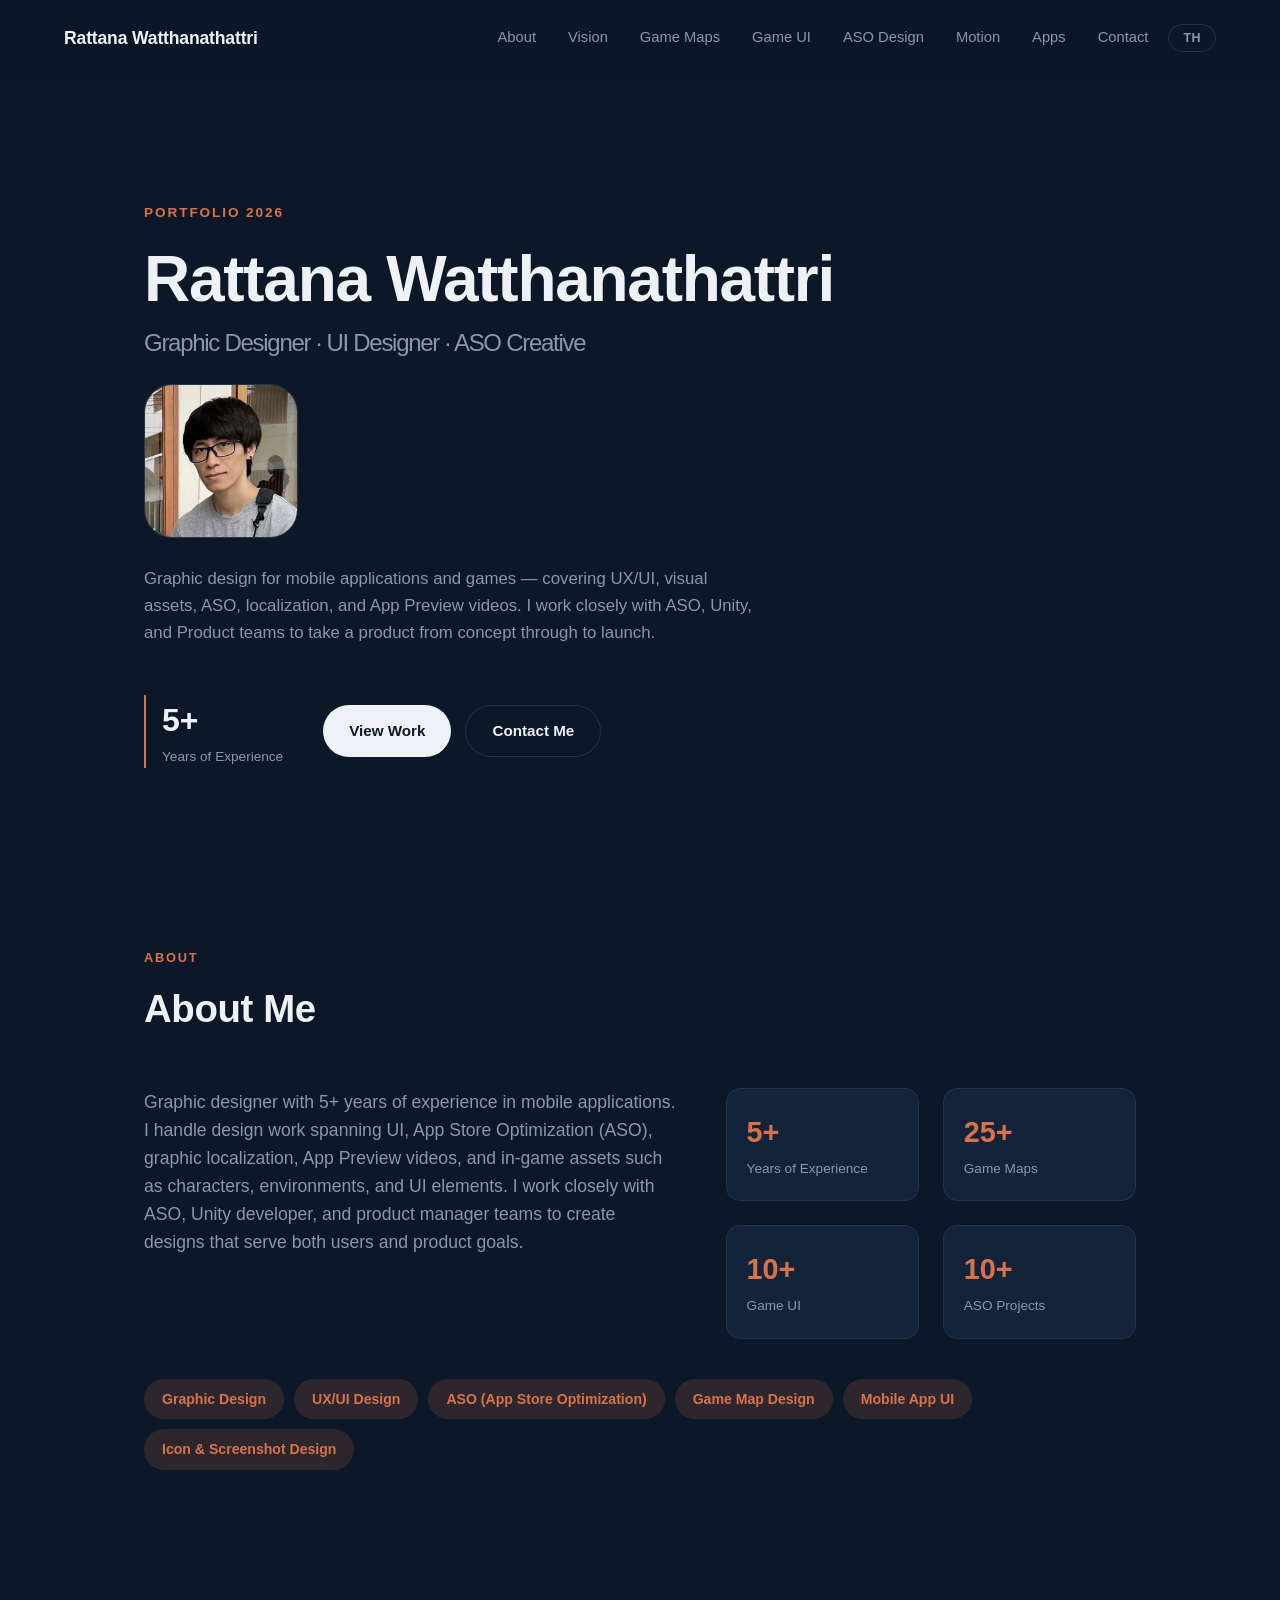
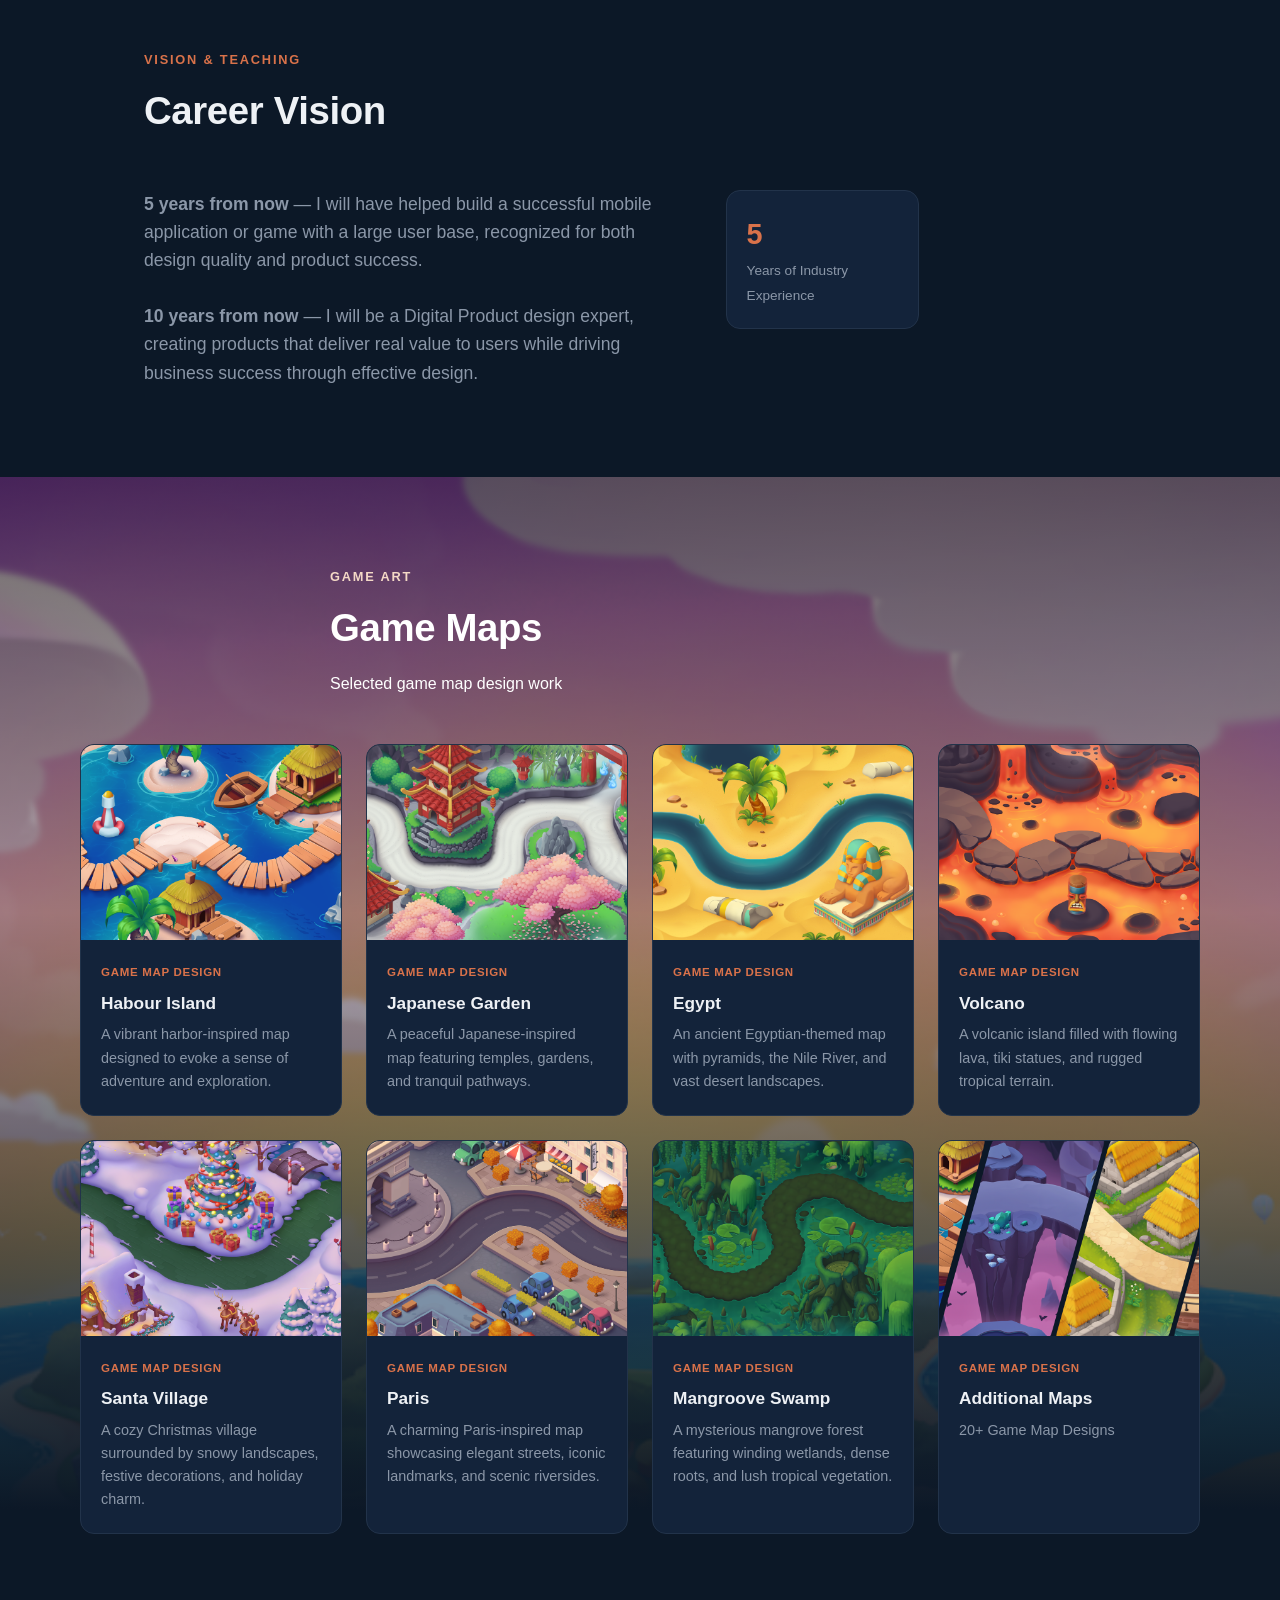
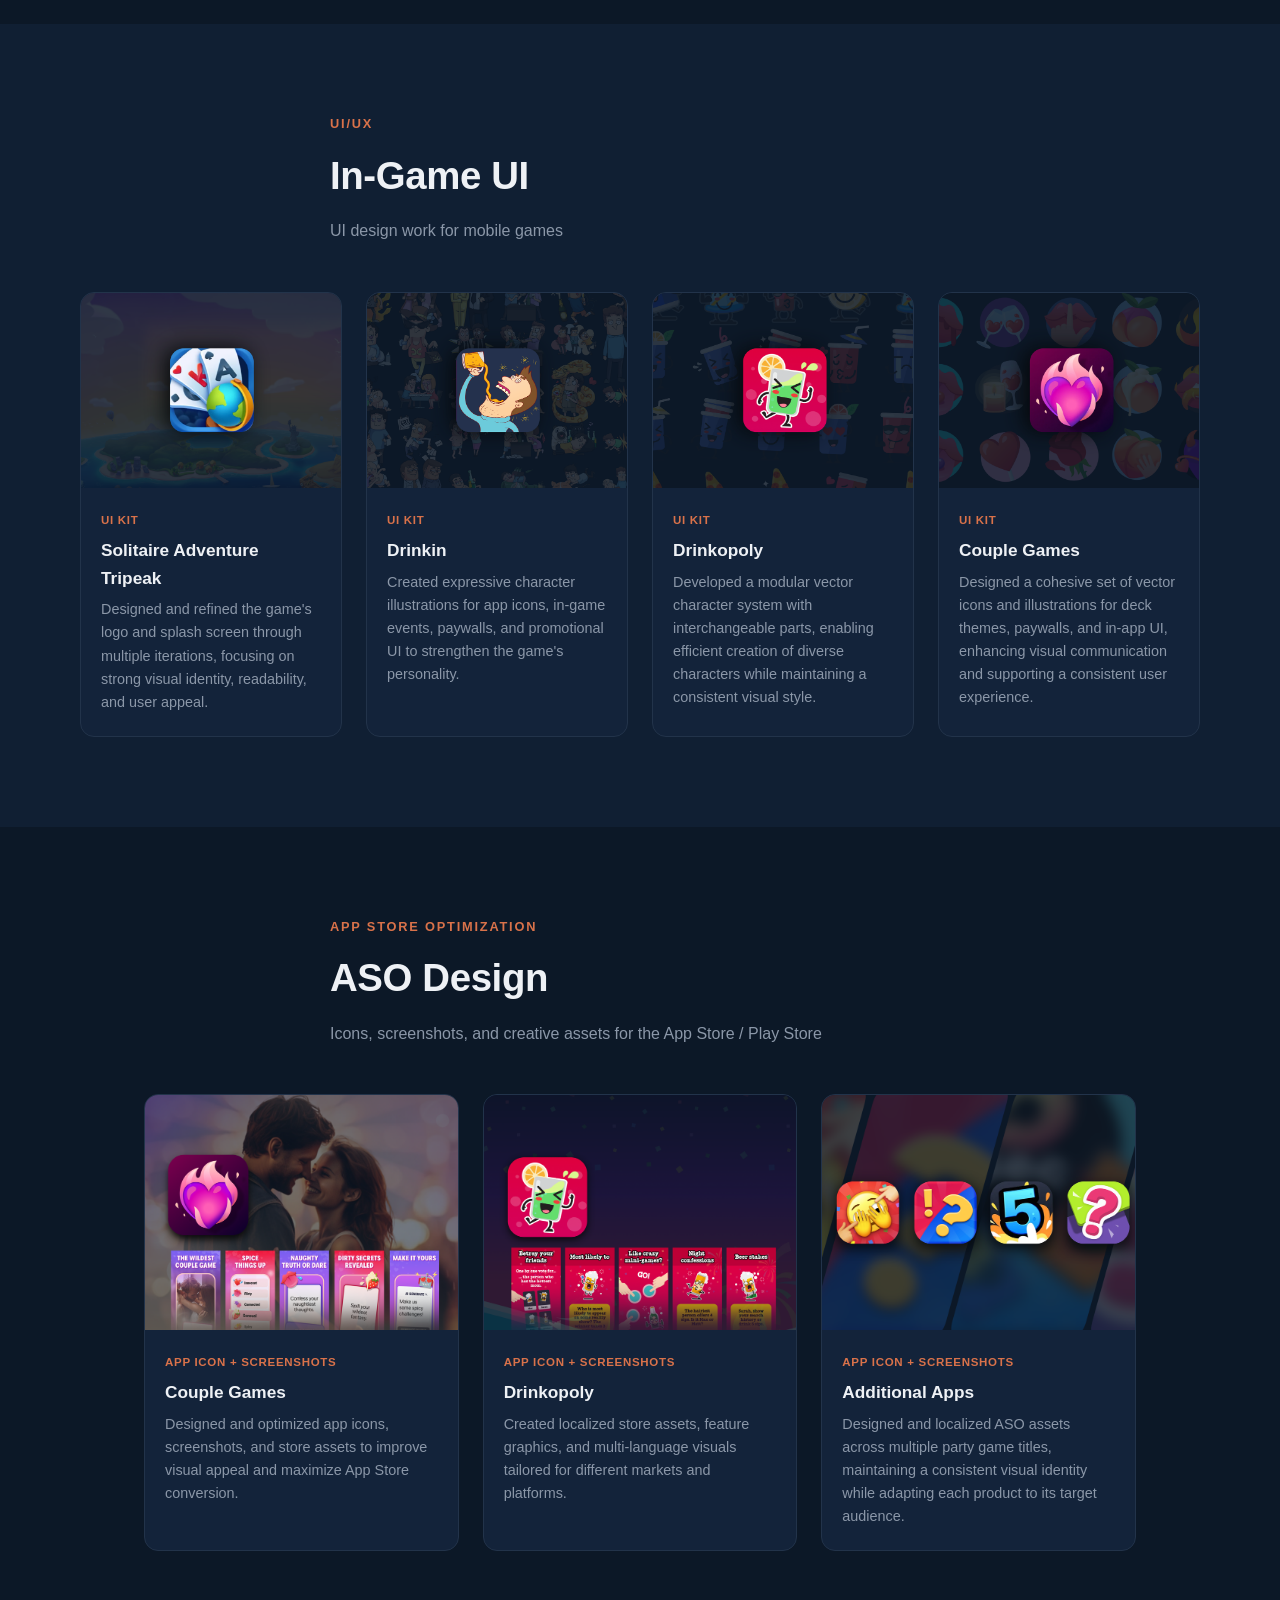
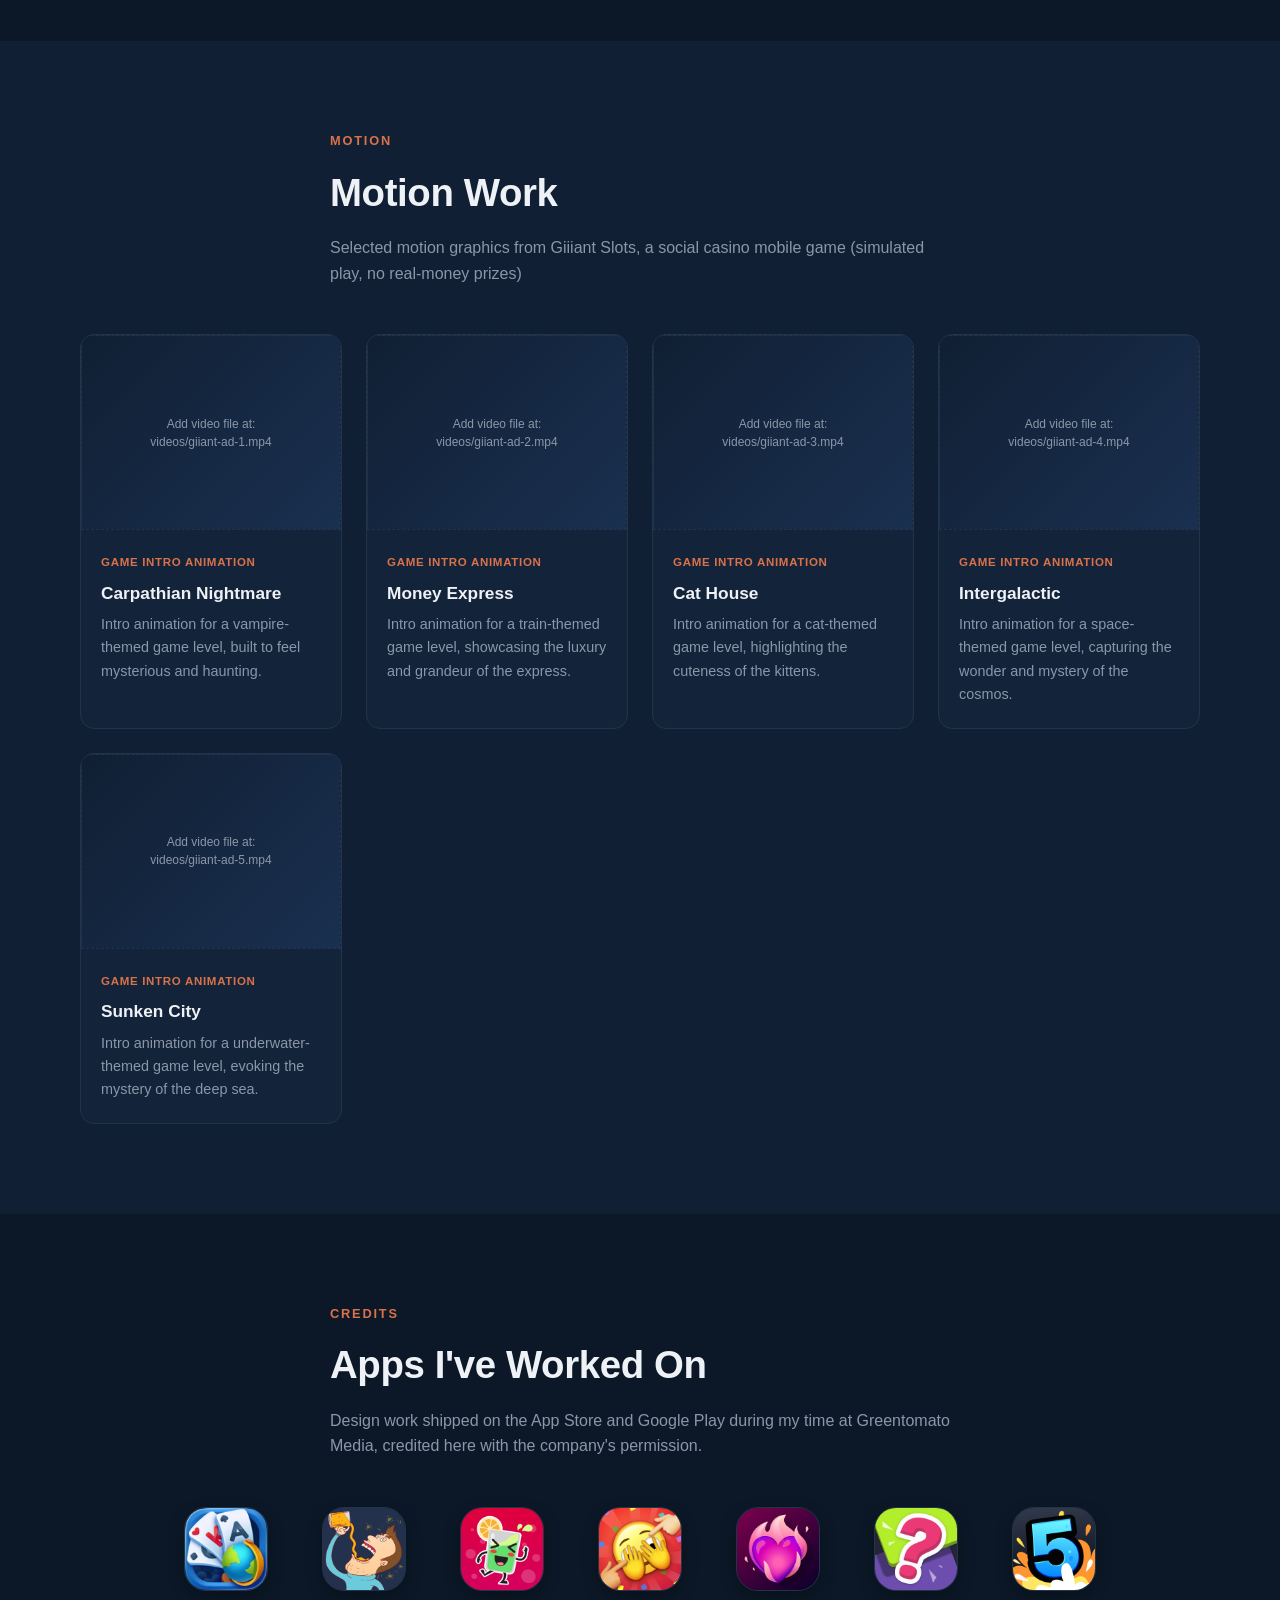
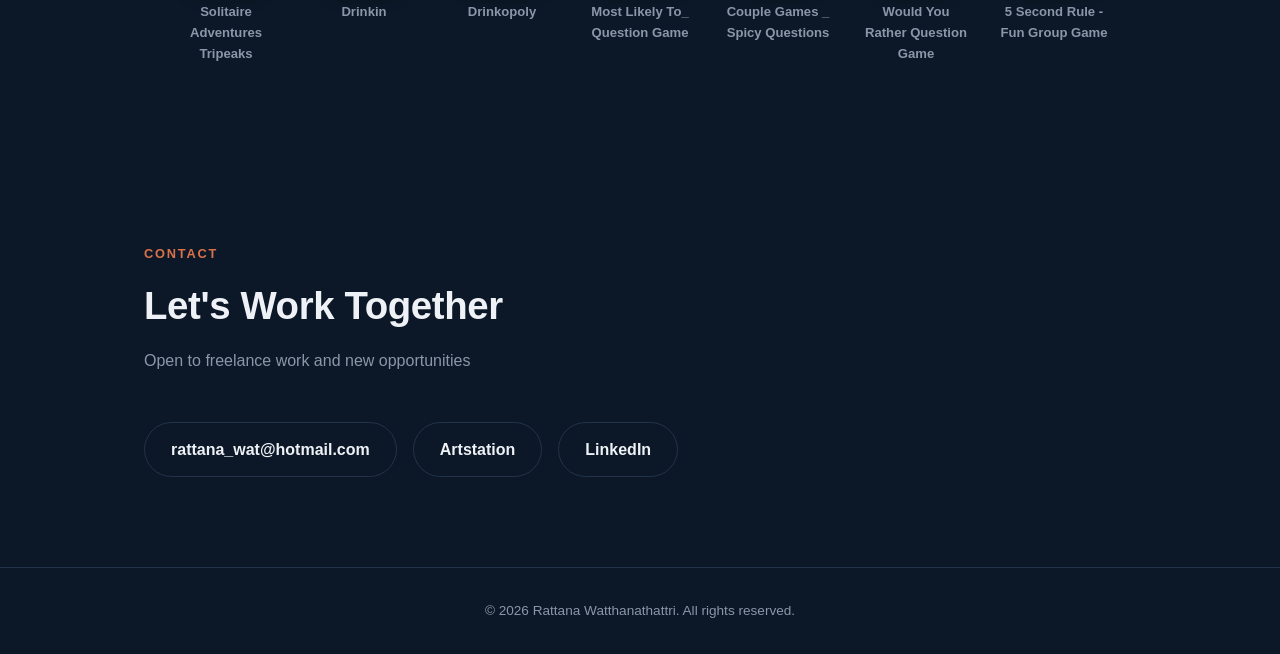
<file: index.html>
<!DOCTYPE html>
<html lang="en">
<head>
<meta charset="UTF-8">
<meta name="viewport" content="width=device-width, initial-scale=1.0">
<title>Rattana Watthanathattri — Graphic Designer / UX-UI / ASO Specialist</title>
<meta name="description" content="Portfolio of Rattana Watthanathattri — Graphic Design, UX/UI Design and ASO work spanning game maps, in-game UI, ASO design, and a vision toward teaching Digital Media">
<link rel="stylesheet" href="css/style.css">
</head>
<body>

<header class="nav" id="nav">
  <a href="#top" class="nav__logo" data-th="รัตนะ วัฒนธาษตรี">Rattana Watthanathattri</a>
  <div class="nav__right">
    <nav class="nav__links" id="navLinks">
      <a href="#about" data-th="เกี่ยวกับ">About</a>
      <a href="#vision" data-th="วิสัยทัศน์">Vision</a>
      <a href="#game-maps" data-th="แผนที่เกม">Game Maps</a>
      <a href="#game-ui" data-th="UI เกม">Game UI</a>
      <a href="#aso">ASO Design</a>
      <a href="#motion" data-th="งาน Motion">Motion</a>
      <a href="#apps" data-th="แอปที่ร่วมงาน">Apps</a>
      <a href="#contact" data-th="ติดต่อ">Contact</a>
    </nav>
    <button class="lang-toggle" id="langToggle" type="button" aria-label="Switch language">TH</button>
    <button class="nav__toggle" id="navToggle" aria-label="Open menu" data-th-aria="เปิดเมนู">
      <span></span><span></span><span></span>
    </button>
  </div>
</header>

<main id="top">

  <section class="hero">
    <div class="hero__inner">
      <p class="hero__eyebrow">Portfolio 2026</p>
      <h1 class="hero__title">
        <span data-th="รัตนะ วัฒนธาษตรี">Rattana Watthanathattri</span><br>
        <span class="hero__title-sub">Graphic Designer · UI Designer · ASO Creative</span>
      </h1>
      <div class="hero__avatar">
        <img src="images/profile/avatar.jpg" alt="Rattana Watthanathattri"
             onerror="this.closest('.hero__avatar').classList.add('hero__avatar--empty'); this.remove();">
        <span class="hero__avatar-label" data-th="ใส่รูปโปรไฟล์<br>images/profile/avatar.jpg">Add profile photo<br>images/profile/avatar.jpg</span>
      </div>
      <p class="hero__desc" data-th="ออกแบบกราฟิกสำหรับแอปพลิเคชันและเกมมือถือ ครอบคลุม UX/UI, Visual Assets, ASO, Localization และ App Preview พร้อมทำงานร่วมกับทีม ASO, Unity และ Product เพื่อพัฒนาผลิตภัณฑ์ตั้งแต่แนวคิดจนถึงการเผยแพร่">
        Graphic design for mobile applications and games — covering UX/UI, visual assets, ASO, localization, and App Preview videos. I work closely with ASO, Unity, and Product teams to take a product from concept through to launch.
      </p>
      <div class="hero__meta">
        <div class="hero__badge">
          <span class="hero__badge-num">5+</span>
          <span class="hero__badge-label" data-th="ปีประสบการณ์">Years of Experience</span>
        </div>
        <div class="hero__cta">
          <a href="#game-maps" class="btn btn--primary" data-th="ดูผลงาน">View Work</a>
          <a href="#contact" class="btn btn--ghost" data-th="ติดต่อฉัน">Contact Me</a>
        </div>
      </div>
    </div>
  </section>

  <section class="about" id="about">
    <div class="section-head">
      <p class="section-eyebrow">About</p>
      <h2 class="section-title" data-th="เกี่ยวกับฉัน">About Me</h2>
    </div>
    <div class="about__grid">
      <p class="about__bio" data-th="นักออกแบบกราฟิกที่มีประสบการณ์กว่า 5 ปีในสายงาน Mobile Application รับผิดชอบงานออกแบบตั้งแต่ UI, App Store Optimization (ASO), งาน Localization ด้านกราฟิก, วิดีโอ App Preview ไปจนถึงการออกแบบ Asset ภายในเกม เช่น Character, Environment และ UI ต่าง ๆ ทำงานร่วมกับทีม ASO, Unity Developer และ Product Manager อย่างใกล้ชิด เพื่อพัฒนางานออกแบบที่ตอบโจทย์ทั้งผู้ใช้งานและเป้าหมายของผลิตภัณฑ์">
        Graphic designer with 5+ years of experience in mobile applications. I handle design work spanning UI, App Store Optimization (ASO), graphic localization, App Preview videos, and in-game assets such as characters, environments, and UI elements. I work closely with ASO, Unity developer, and product manager teams to create designs that serve both users and product goals.
      </p>
      <div class="about__stats">
        <div class="stat">
          <span class="stat__num">5+</span>
          <span class="stat__label" data-th="ปีประสบการณ์">Years of Experience</span>
        </div>
        <div class="stat">
          <span class="stat__num">25+</span>
          <span class="stat__label" data-th="แผนที่เกม">Game Maps</span>
        </div>
        <div class="stat">
          <span class="stat__num">10+</span>
          <span class="stat__label" data-th="UI เกม">Game UI</span>
        </div>
        <div class="stat">
          <span class="stat__num">10+</span>
          <span class="stat__label" data-th="งาน ASO">ASO Projects</span>
        </div>
      </div>
    </div>
    <div class="skills">
      <span class="skill-pill">Graphic Design</span>
      <span class="skill-pill">UX/UI Design</span>
      <span class="skill-pill">ASO (App Store Optimization)</span>
      <span class="skill-pill">Game Map Design</span>
      <span class="skill-pill">Mobile App UI</span>
      <span class="skill-pill">Icon &amp; Screenshot Design</span>
    </div>
  </section>

  <section class="about" id="vision">
    <div class="section-head">
      <p class="section-eyebrow">Vision &amp; Teaching</p>
      <h2 class="section-title" data-th="วิสัยทัศน์ทางอาชีพ">Career Vision</h2>
    </div>
    <div class="about__grid">
      <p class="about__bio" data-th="<strong>5 ปีข้างหน้า</strong> — ได้ร่วมพัฒนาแอปพลิเคชันหรือเกมมือถือที่ประสบความสำเร็จ มีผู้ใช้งานจำนวนมาก และได้รับการยอมรับทั้งในด้านคุณภาพงานออกแบบและความสำเร็จของผลิตภัณฑ์&lt;br&gt;&lt;br&gt;&#10;        &lt;strong&gt;10 ปีข้างหน้า&lt;/strong&gt; — เป็นผู้เชี่ยวชาญด้านการออกแบบ Digital Product ที่สามารถสร้างผลิตภัณฑ์ซึ่งสร้างคุณค่าให้ผู้ใช้งาน พร้อมขับเคลื่อนความสำเร็จของธุรกิจผ่านการออกแบบที่มีประสิทธิภาพ">
        <strong>5 years from now</strong> — I will have helped build a successful mobile application or game with a large user base, recognized for both design quality and product success.<br><br>
        <strong>10 years from now</strong> — I will be a Digital Product design expert, creating products that deliver real value to users while driving business success through effective design.
      </p>
      <div class="about__stats">
        <div class="stat">
          <span class="stat__num">5</span>
          <span class="stat__label" data-th="ปีประสบการณ์อุตสาหกรรม">Years of Industry Experience</span>
        </div>

      </div>
    </div>
  </section>

  <section class="portfolio portfolio--splash" id="game-maps">
    <div class="section-head">
      <p class="section-eyebrow">Game Art</p>
      <h2 class="section-title" data-th="แผนที่เกม (Game Maps)">Game Maps</h2>
      <p class="section-desc" data-th="ตัวอย่างผลงานออกแบบแผนที่เกม">Selected game map design work</p>
    </div>
    <div class="grid" id="gameMapsGrid"></div>
  </section>

  <section class="portfolio portfolio--alt" id="game-ui">
    <div class="section-head">
      <p class="section-eyebrow">UI/UX</p>
      <h2 class="section-title" data-th="UI เกมจากแอปพลิเคชัน">In-Game UI</h2>
      <p class="section-desc" data-th="ตัวอย่างงานออกแบบ UI สำหรับเกมมือถือ">UI design work for mobile games</p>
    </div>
    <div class="grid" id="gameUiGrid"></div>
  </section>

  <section class="portfolio" id="aso">
    <div class="section-head">
      <p class="section-eyebrow">App Store Optimization</p>
      <h2 class="section-title">ASO Design</h2>
      <p class="section-desc" data-th="ไอคอน, สกรีนช็อต และงานออกแบบเพื่อ App Store / Play Store">Icons, screenshots, and creative assets for the App Store / Play Store</p>
    </div>
    <div class="grid" id="asoGrid"></div>
  </section>

  <section class="portfolio portfolio--alt" id="motion">
    <div class="section-head">
      <p class="section-eyebrow">Motion</p>
      <h2 class="section-title" data-th="งาน Motion">Motion Work</h2>
      <p class="section-desc" data-th="ตัวอย่างงานโมชันกราฟิกจาก Giiiant Slots เกมมือถือแนว social casino (การพนันจำลอง ไม่มีรางวัลเป็นเงินจริง)">Selected motion graphics from Giiiant Slots, a social casino mobile game (simulated play, no real-money prizes)</p>
    </div>
    <div class="grid" id="motionGrid"></div>
  </section>

  <section class="portfolio" id="apps">
    <div class="section-head">
      <p class="section-eyebrow">Credits</p>
      <h2 class="section-title" data-th="แอปที่ร่วมพัฒนา">Apps I've Worked On</h2>
      <p class="section-desc" data-th="ผลงานออกแบบที่วางจำหน่ายจริงบน App Store และ Google Play ระหว่างการทำงานที่ Greentomato Media ได้รับอนุญาตจากบริษัทให้เผยแพร่เป็นเครดิตในพอร์ตนี้">Design work shipped on the App Store and Google Play during my time at Greentomato Media, credited here with the company's permission.</p>
    </div>
    <div class="app-logos" id="appLogosGrid"></div>
  </section>

  <section class="contact" id="contact">
    <div class="section-head">
      <p class="section-eyebrow">Contact</p>
      <h2 class="section-title" data-th="มาร่วมงานกันไหม?">Let's Work Together</h2>
      <p class="section-desc" data-th="เปิดรับงานฟรีแลนซ์และโอกาสร่วมงานใหม่ ๆ">Open to freelance work and new opportunities</p>
    </div>
    <div class="contact__links">
      <a href="mailto:rattana_wat@hotmail.com" class="contact__link">rattana_wat@hotmail.com</a>
      <a href="https://www.artstation.com/johnnystark" class="contact__link">Artstation</a>
      <a href="https://www.linkedin.com/in/%E0%B8%A3%E0%B8%B1%E0%B8%95%E0%B8%99%E0%B8%B0-%E0%B8%A7%E0%B8%B1%E0%B8%92%E0%B8%99%E0%B8%98%E0%B8%B2%E0%B8%A9%E0%B8%95%E0%B8%A3%E0%B8%B5-530b11201/?lipi=urn%3Ali%3Apage%3Ad_flagship3_feed%3BJZGsL92qQRKmGKby0%2FVBgw%3D%3D" class="contact__link">LinkedIn</a>
    </div>
  </section>

</main>

<footer class="footer">
  <p data-th="© 2026 รัตนะ วัฒนธาษตรี สงวนลิขสิทธิ์">© 2026 Rattana Watthanathattri. All rights reserved.</p>
</footer>

<div class="lightbox" id="lightbox">
  <button class="lightbox__close" id="lightboxClose" aria-label="Close" data-th-aria="ปิด">&times;</button>
  <div class="lightbox__content" id="lightboxContent"></div>
</div>

<script src="js/data.js"></script>
<script src="js/main.js"></script>
</body>
</html>
</file>
<file: css/style.css>
:root {
  --bg: #0c1827;
  --bg-alt: #101f33;
  --ink: #eef1f5;
  --ink-soft: #8b97a8;
  --line: #22334a;
  --accent: #d9724a;
  --accent-soft: rgba(217, 114, 74, 0.16);
  --card-bg: #13233a;
  --radius: 14px;
  --maxw: 1120px;
}

* { box-sizing: border-box; margin: 0; padding: 0; }

html { scroll-behavior: smooth; }

body {
  font-family: -apple-system, BlinkMacSystemFont, "Segoe UI", "Noto Sans Thai", "Helvetica Neue", Arial, sans-serif;
  background: var(--bg);
  color: var(--ink);
  line-height: 1.6;
  -webkit-font-smoothing: antialiased;
}

a { color: inherit; text-decoration: none; }
img { max-width: 100%; display: block; }

/* ---------- Nav ---------- */
.nav {
  position: sticky;
  top: 0;
  z-index: 50;
  display: flex;
  align-items: center;
  justify-content: space-between;
  padding: 24px clamp(20px, 6vw, 64px);
  background: rgba(12, 24, 39, 0.7);
  backdrop-filter: blur(10px);
  transition: padding 0.25s ease, box-shadow 0.25s ease;
}
.nav--scrolled {
  padding-top: 14px;
  padding-bottom: 14px;
  box-shadow: 0 1px 0 var(--line);
}
.nav__logo {
  font-weight: 700;
  font-size: 1.1rem;
  letter-spacing: -0.01em;
}
.nav__links {
  display: flex;
  gap: 32px;
  font-size: 0.92rem;
  color: var(--ink-soft);
}
.nav__links a { transition: color 0.2s ease; }
.nav__links a:hover { color: var(--accent); }

.nav__right {
  display: flex;
  align-items: center;
  gap: 20px;
}

.lang-toggle {
  padding: 6px 14px;
  border-radius: 999px;
  border: 1.5px solid var(--line);
  background: none;
  color: var(--ink-soft);
  font-size: 0.78rem;
  font-weight: 700;
  letter-spacing: 0.04em;
  cursor: pointer;
  transition: border-color 0.2s ease, color 0.2s ease;
}
.lang-toggle:hover { border-color: var(--accent); color: var(--accent); }

.nav__toggle {
  display: none;
  flex-direction: column;
  gap: 5px;
  background: none;
  border: none;
  cursor: pointer;
  padding: 4px;
}
.nav__toggle span {
  width: 22px;
  height: 2px;
  background: var(--ink);
  transition: transform 0.25s ease, opacity 0.25s ease;
}

/* ---------- Hero ---------- */
.hero {
  padding: clamp(60px, 14vh, 140px) clamp(20px, 6vw, 64px) clamp(60px, 10vh, 100px);
  max-width: var(--maxw);
  margin: 0 auto;
}
.hero__eyebrow {
  font-size: 0.85rem;
  letter-spacing: 0.14em;
  text-transform: uppercase;
  color: var(--accent);
  margin-bottom: 20px;
  font-weight: 600;
}
.hero__avatar {
  position: relative;
  width: clamp(96px, 12vw, 160px);
  height: clamp(96px, 12vw, 160px);
  margin-top: 28px;
  border-radius: 28px;
  overflow: hidden;
  background: var(--bg-alt);
  border: 1px solid var(--line);
}
.hero__avatar img { width: 100%; height: 100%; object-fit: cover; display: block; }
.hero__avatar-label {
  display: none;
  font-size: 0.68rem;
  line-height: 1.4;
  color: var(--ink-soft);
  padding: 8px;
  text-align: center;
  word-break: break-all;
}
.hero__avatar--empty {
  border-style: dashed;
  display: flex;
  align-items: center;
  justify-content: center;
}
.hero__avatar--empty .hero__avatar-label { display: block; }

.hero__title {
  font-size: clamp(2.2rem, 6vw, 4rem);
  font-weight: 700;
  letter-spacing: -0.02em;
  line-height: 1.12;
}
.hero__title-sub {
  display: block;
  font-size: clamp(1.1rem, 2.4vw, 1.5rem);
  font-weight: 400;
  color: var(--ink-soft);
  margin-top: 14px;
}
.hero__desc {
  max-width: 620px;
  margin-top: 28px;
  font-size: 1.05rem;
  color: var(--ink-soft);
}
.hero__meta {
  display: flex;
  align-items: center;
  gap: 40px;
  flex-wrap: wrap;
  margin-top: 48px;
}
.hero__badge {
  display: flex;
  flex-direction: column;
  border-left: 2px solid var(--accent);
  padding-left: 16px;
}
.hero__badge-num {
  font-size: 2rem;
  font-weight: 700;
}
.hero__badge-label {
  font-size: 0.85rem;
  color: var(--ink-soft);
}
.hero__cta {
  display: flex;
  gap: 14px;
}

.btn {
  display: inline-flex;
  align-items: center;
  padding: 13px 26px;
  border-radius: 999px;
  font-size: 0.95rem;
  font-weight: 600;
  transition: transform 0.2s ease, box-shadow 0.2s ease, background 0.2s ease;
}
.btn--primary {
  background: var(--ink);
  color: var(--bg);
}
.btn--primary:hover { transform: translateY(-2px); box-shadow: 0 8px 20px rgba(0,0,0,0.4); }
.btn--ghost {
  border: 1.5px solid var(--line);
  color: var(--ink);
}
.btn--ghost:hover { border-color: var(--accent); color: var(--accent); }

/* ---------- Section shared ---------- */
section { padding: clamp(60px, 10vh, 110px) clamp(20px, 6vw, 64px); }
.about, .portfolio, .contact { max-width: var(--maxw); margin: 0 auto; }
.portfolio > .section-head { margin-left: auto; margin-right: auto; }
.portfolio--alt { background: var(--bg-alt); max-width: none; }
.portfolio--alt > * { max-width: var(--maxw); margin-left: auto; margin-right: auto; }

/* พื้นหลัง splash screen ของเกม — แก้ path ที่ images/game-maps/splash.jpg */
.portfolio--splash {
  position: relative;
  max-width: none;
  background-image:
    linear-gradient(180deg, rgba(20, 18, 15, 0.62) 0%, rgba(20, 18, 15, 0.32) 38%, var(--bg) 90%),
    url("../images/game-maps/splash screen.png");
  background-size: cover;
  background-position: center top;
  background-repeat: no-repeat;
}
.portfolio--splash > * { max-width: var(--maxw); margin-left: auto; margin-right: auto; }
.portfolio--splash .section-eyebrow { color: #f4d9c6; }
.portfolio--splash .section-title,
.portfolio--splash .section-desc { color: #fff; }

.section-head { margin-bottom: 48px; max-width: 620px; }
.section-eyebrow {
  font-size: 0.8rem;
  letter-spacing: 0.14em;
  text-transform: uppercase;
  color: var(--accent);
  font-weight: 600;
  margin-bottom: 10px;
}
.section-title {
  font-size: clamp(1.7rem, 3.4vw, 2.4rem);
  font-weight: 700;
  letter-spacing: -0.01em;
}
.section-desc {
  margin-top: 12px;
  color: var(--ink-soft);
}

/* ---------- About ---------- */
.about__grid {
  display: grid;
  grid-template-columns: 1.3fr 1fr;
  gap: 48px;
  align-items: start;
}
.about__bio {
  font-size: 1.1rem;
  color: var(--ink-soft);
}
.about__stats {
  display: grid;
  grid-template-columns: repeat(2, 1fr);
  gap: 24px;
}
.stat {
  background: var(--card-bg);
  border: 1px solid var(--line);
  border-radius: var(--radius);
  padding: 20px;
}
.stat__num {
  display: block;
  font-size: 1.8rem;
  font-weight: 700;
  color: var(--accent);
}
.stat__label {
  font-size: 0.85rem;
  color: var(--ink-soft);
}

.skills {
  display: flex;
  flex-wrap: wrap;
  gap: 10px;
  margin-top: 40px;
}
.skill-pill {
  padding: 9px 18px;
  border-radius: 999px;
  background: var(--accent-soft);
  color: var(--accent);
  font-size: 0.88rem;
  font-weight: 600;
}

/* ---------- Grid / Cards ---------- */
.grid {
  display: grid;
  grid-template-columns: repeat(auto-fill, minmax(260px, 1fr));
  gap: 24px;
}
.card {
  background: var(--card-bg);
  border: 1px solid var(--line);
  border-radius: var(--radius);
  overflow: hidden;
  cursor: pointer;
  transition: transform 0.25s ease, box-shadow 0.25s ease;
}
.card:hover {
  transform: translateY(-4px);
  box-shadow: 0 14px 30px rgba(0,0,0,0.35);
}
.card__media {
  position: relative;
  aspect-ratio: 4 / 3;
  background: linear-gradient(135deg, var(--bg-alt), #1a3050);
  display: flex;
  align-items: center;
  justify-content: center;
  overflow: hidden;
}
.card__media img { width: 100%; height: 100%; object-fit: cover; }
.card__media video { width: 100%; height: 100%; object-fit: cover; }
.lightbox__video { width: 100%; height: auto; display: block; background: #000; }
.card__placeholder-label {
  display: none;
  text-align: center;
  font-size: 0.75rem;
  color: var(--ink-soft);
  padding: 12px;
  line-height: 1.5;
}
.card__media--empty { border: 1px dashed var(--line); }
.card__media--empty .card__placeholder-label { display: block; }

.card__body { padding: 18px 20px 22px; }
.card__tag {
  font-size: 0.72rem;
  letter-spacing: 0.06em;
  text-transform: uppercase;
  color: var(--accent);
  font-weight: 700;
}
.card__title {
  margin-top: 6px;
  font-size: 1.08rem;
  font-weight: 700;
}
.card__desc {
  margin-top: 6px;
  font-size: 0.9rem;
  color: var(--ink-soft);
}

/* ---------- App Logos (credits) ---------- */
.app-logos {
  display: flex;
  flex-wrap: wrap;
  gap: 28px;
  justify-content: center;
}
.app-logos__hint {
  margin-top: 28px;
  text-align: center;
  font-size: 0.78rem;
  color: var(--ink-soft);
}
.app-logo {
  display: flex;
  flex-direction: column;
  align-items: center;
  gap: 10px;
  width: 110px;
  text-align: center;
  transition: transform 0.2s ease;
}
.app-logo:hover { transform: translateY(-4px); }
.app-logo__media {
  position: relative;
  width: 84px;
  height: 84px;
  border-radius: 22px;
  overflow: hidden;
  background: var(--card-bg);
  border: 1px solid var(--line);
  display: flex;
  align-items: center;
  justify-content: center;
  box-shadow: 0 6px 16px rgba(0,0,0,0.25);
  transition: box-shadow 0.2s ease, border-color 0.2s ease;
}
.app-logo:hover .app-logo__media {
  border-color: var(--accent);
  box-shadow: 0 10px 24px rgba(0,0,0,0.4);
}
.app-logo__media img { width: 100%; height: 100%; object-fit: cover; }
.app-logo__placeholder-label {
  display: none;
  font-size: 0.62rem;
  color: var(--ink-soft);
  padding: 6px;
  line-height: 1.4;
}
.app-logo__media--empty { border-style: dashed; }
.app-logo__media--empty .app-logo__placeholder-label { display: block; }
.app-logo__name {
  font-size: 0.82rem;
  font-weight: 600;
  color: var(--ink-soft);
}
.app-logo:hover .app-logo__name { color: var(--accent); }

/* ---------- Contact ---------- */
.contact__links {
  display: flex;
  flex-wrap: wrap;
  gap: 16px;
}
.contact__link {
  padding: 14px 26px;
  border: 1.5px solid var(--line);
  border-radius: 999px;
  font-weight: 600;
  transition: border-color 0.2s ease, color 0.2s ease, transform 0.2s ease;
}
.contact__link:hover {
  border-color: var(--accent);
  color: var(--accent);
  transform: translateY(-2px);
}

/* ---------- Footer ---------- */
.footer {
  text-align: center;
  padding: 32px 20px;
  color: var(--ink-soft);
  font-size: 0.85rem;
  border-top: 1px solid var(--line);
}

/* ---------- Lightbox ---------- */
.lightbox {
  position: fixed;
  inset: 0;
  background: rgba(20, 18, 15, 0.82);
  display: flex;
  align-items: center;
  justify-content: center;
  padding: 40px 20px;
  z-index: 100;
  opacity: 0;
  visibility: hidden;
  transition: opacity 0.3s ease, visibility 0.3s ease;
}
.lightbox.is-open {
  opacity: 1;
  visibility: visible;
}
.lightbox__content {
  background: var(--card-bg);
  border-radius: var(--radius);
  overflow-y: auto;
  overflow-x: hidden;
  max-width: 1100px;
  width: 100%;
  max-height: 96vh;
  scroll-behavior: smooth;
  transform: scale(0.96);
  transition: transform 0.3s ease;
}
.lightbox.is-open .lightbox__content {
  transform: scale(1);
}

/* รูปโชว์เต็มความยาวจริง ไม่ครอป เหมาะกับภาพแผนที่/ภาพยาวแนวตั้ง */
.lightbox__image { width: 100%; height: auto; display: block; }

.lightbox__empty {
  aspect-ratio: 4/3;
  display: flex;
  align-items: center;
  justify-content: center;
  background: var(--bg-alt);
  color: var(--ink-soft);
  font-size: 0.9rem;
  text-align: center;
  padding: 20px;
}
.lightbox__caption { padding: 20px 24px 26px; }
.lightbox__caption h3 { margin-top: 6px; font-size: 1.2rem; }
.lightbox__caption p { margin-top: 6px; color: var(--ink-soft); }

.lightbox__close {
  position: fixed;
  top: 24px;
  right: clamp(20px, 6vw, 48px);
  background: rgba(0, 0, 0, 0.3);
  width: 40px;
  height: 40px;
  border-radius: 50%;
  border: none;
  color: #fff;
  font-size: 1.6rem;
  cursor: pointer;
  line-height: 1;
  z-index: 101;
}

/* ---------- Responsive ---------- */
@media (max-width: 860px) {
  .about__grid { grid-template-columns: 1fr; }
  .nav__links {
    position: fixed;
    top: 72px;
    left: 0;
    right: 0;
    background: var(--bg);
    flex-direction: column;
    gap: 0;
    max-height: 0;
    overflow: hidden;
    transition: max-height 0.3s ease;
    border-bottom: 1px solid var(--line);
  }
  .nav__links.is-open { max-height: 320px; }
  .nav__links a {
    padding: 16px clamp(20px, 6vw, 64px);
    border-top: 1px solid var(--line);
  }
  .nav__toggle { display: flex; }
  .nav__toggle.is-active span:nth-child(1) { transform: translateY(7px) rotate(45deg); }
  .nav__toggle.is-active span:nth-child(2) { opacity: 0; }
  .nav__toggle.is-active span:nth-child(3) { transform: translateY(-7px) rotate(-45deg); }
}
</file>
